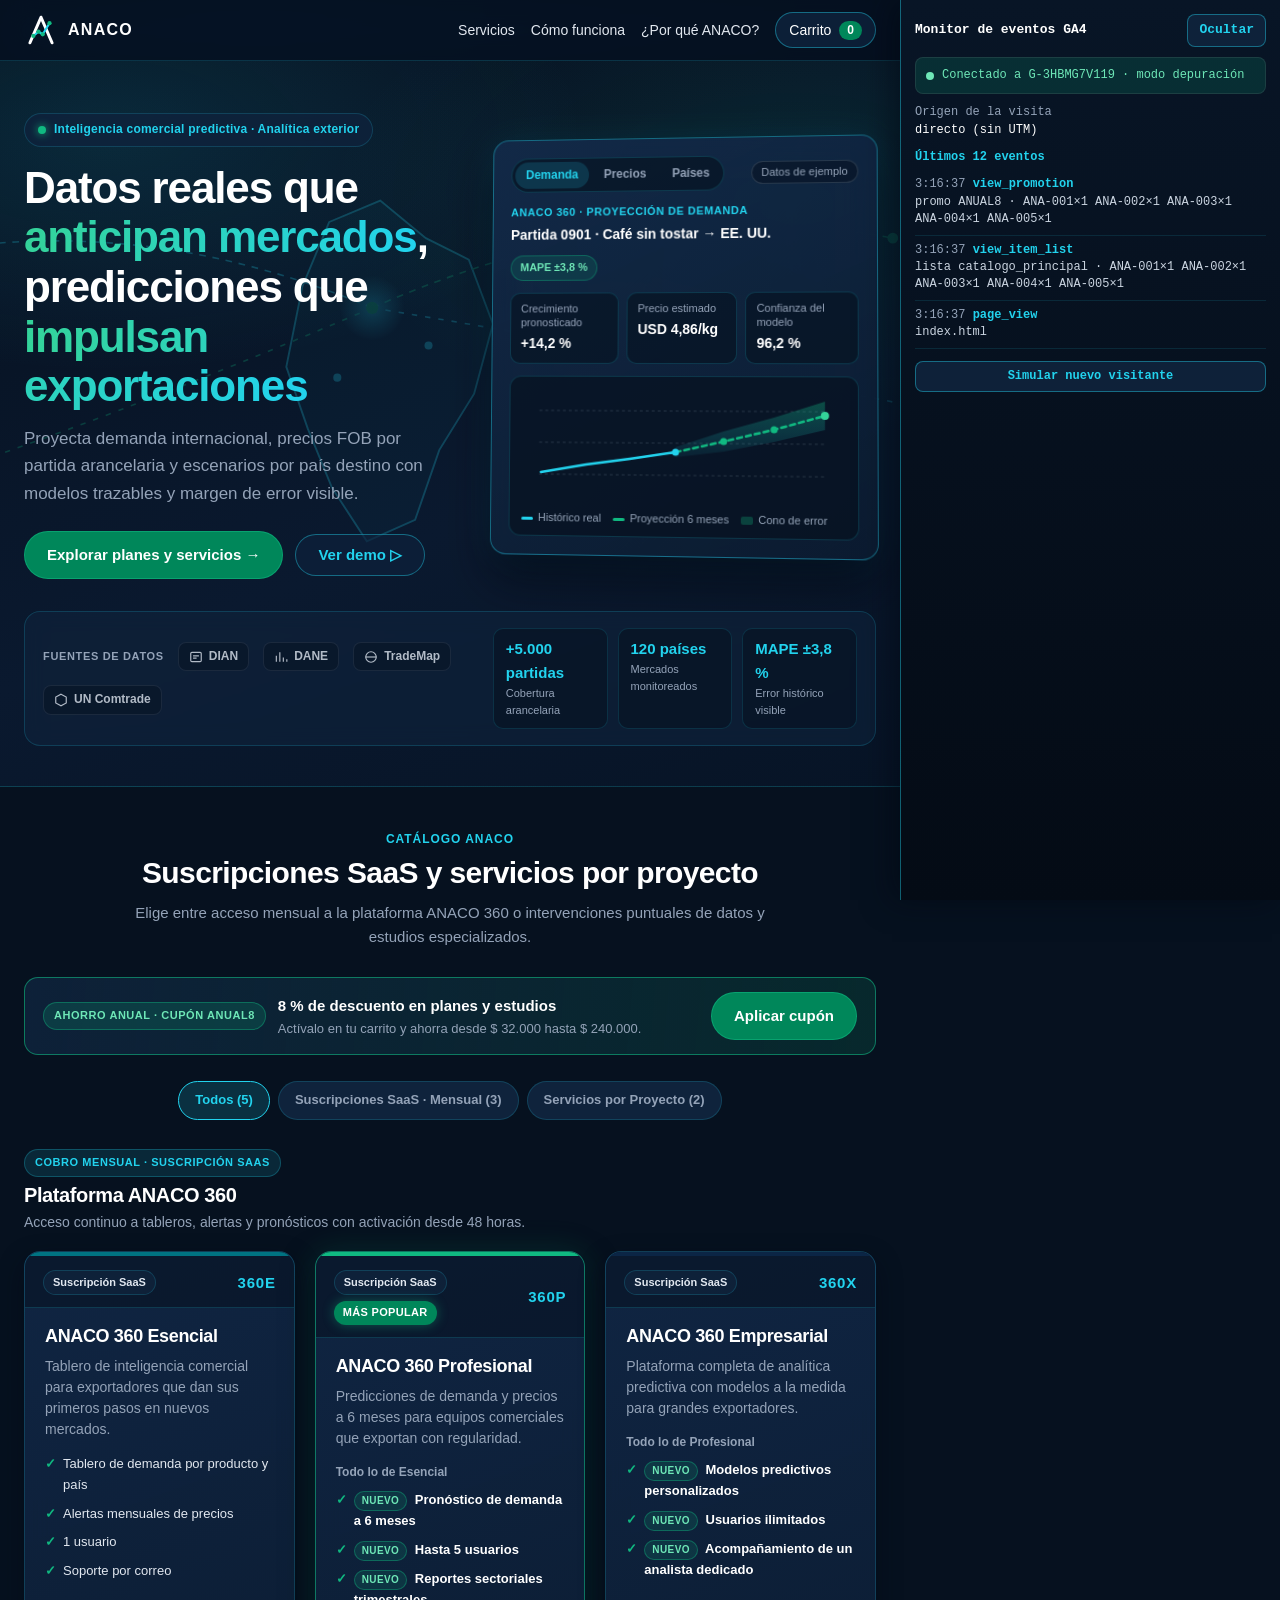
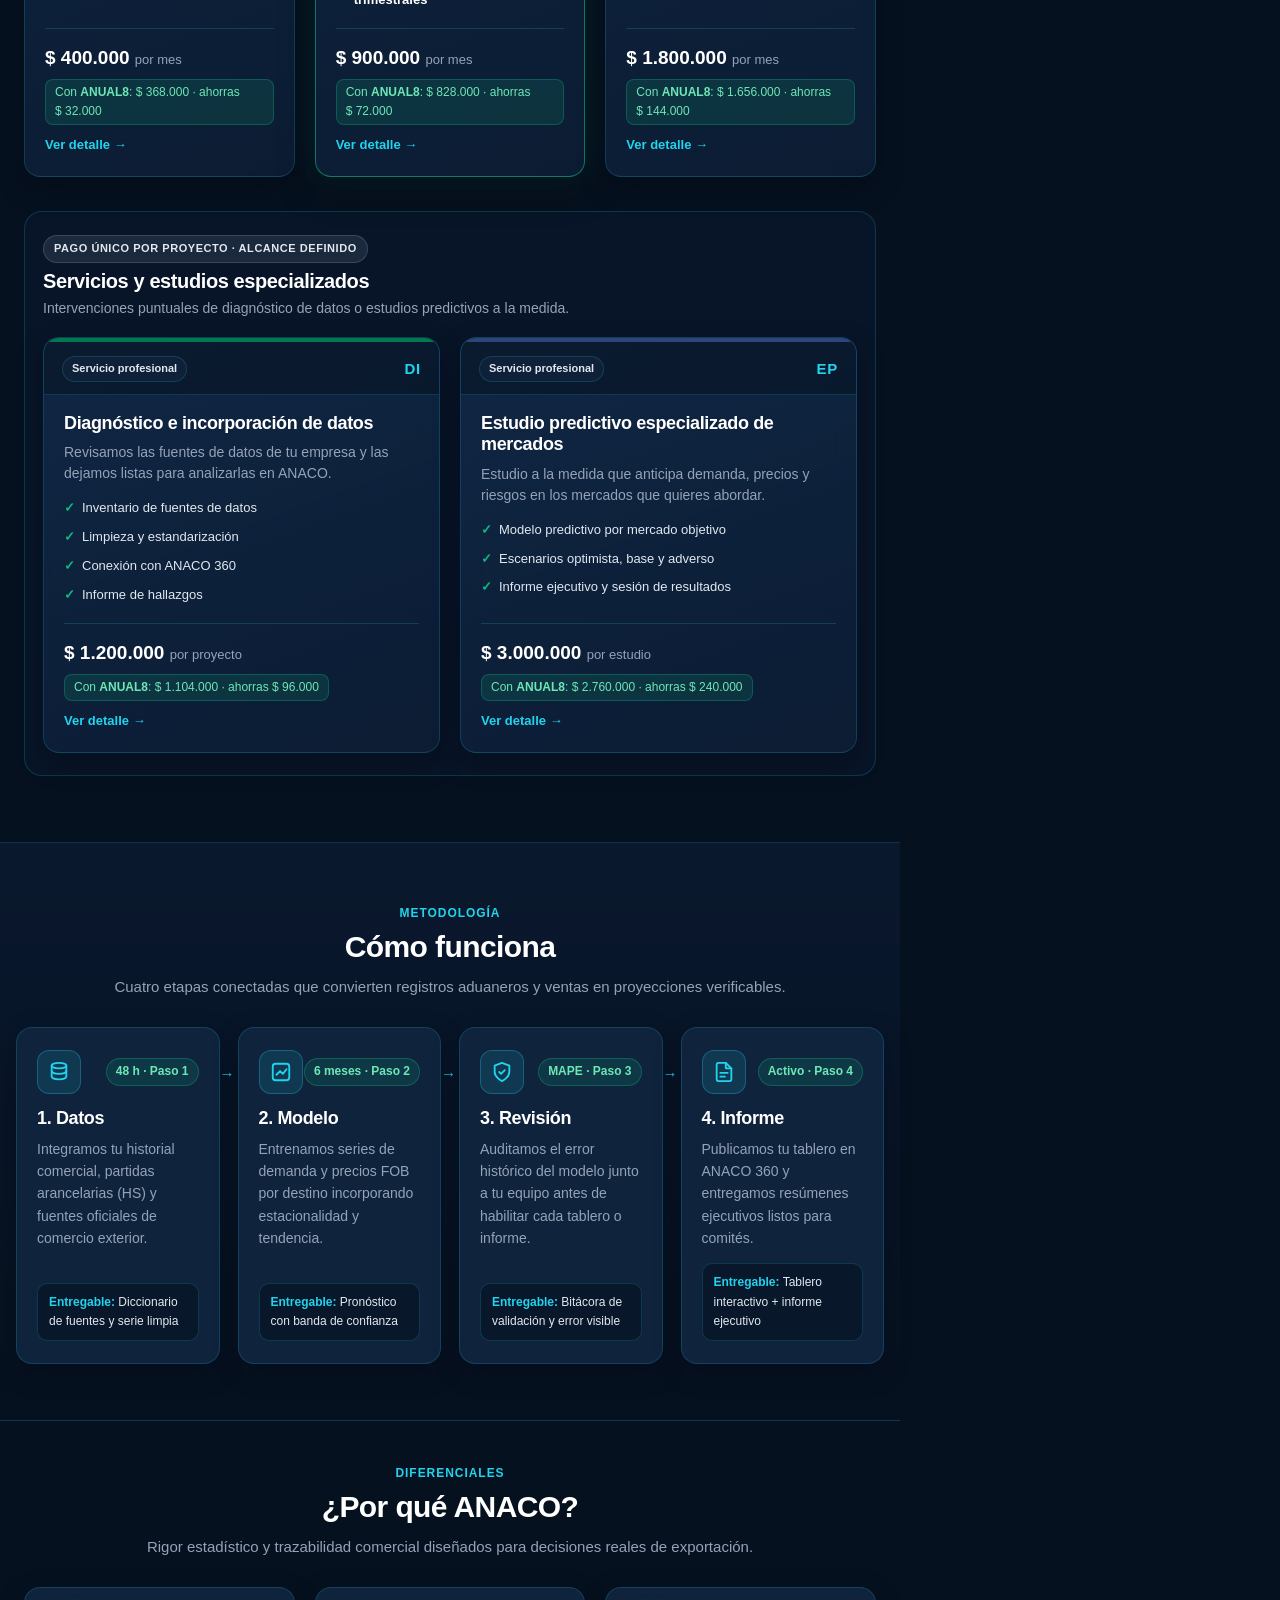
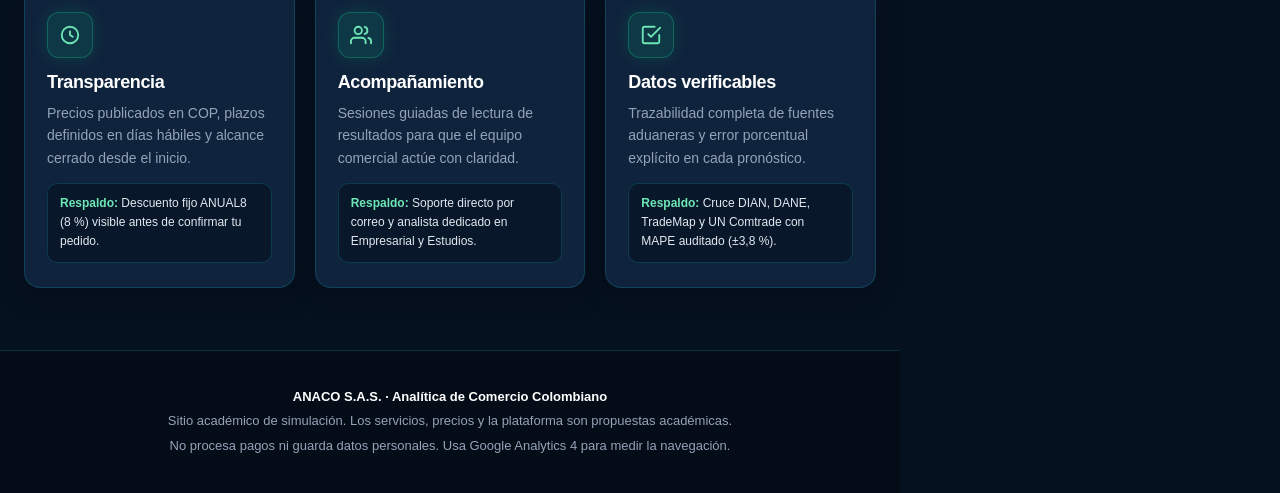
<file: index.html>
<!DOCTYPE html>
<html lang="es"><head><meta charset="utf-8"><meta name="viewport" content="width=device-width,initial-scale=1"><title>ANACO · Servicios de análisis predictivo</title><link rel="stylesheet" href="css/estilos.css"></head>
<body><header class="cab" id="cab"></header>
<section class="hero">
  <div class="hero-bg-map" aria-hidden="true">
    <svg viewBox="0 0 1200 540" preserveAspectRatio="xMidYMid slice">
      <defs>
        <radialGradient id="nodoGlow" cx="50%" cy="50%" r="50%">
          <stop offset="0%" stop-color="#22D3EE" stop-opacity="0.8"/>
          <stop offset="100%" stop-color="#22D3EE" stop-opacity="0"/>
        </radialGradient>
      </defs>
      <!-- Silueta estilizada de Colombia + red comercial global -->
      <path d="M510 120 L548 104 L582 132 L614 148 L632 196 L618 248 L592 290 L574 342 L538 358 L512 318 L494 274 L478 228 L490 168 Z" fill="rgba(34,211,238,0.12)" stroke="#22D3EE" stroke-width="1.4"/>
      <path d="M542 184 Q390 120 240 138" fill="none" stroke="#22D3EE" stroke-width="1.2" stroke-dasharray="5 5"/>
      <path d="M542 184 Q740 96 930 132" fill="none" stroke="#10B981" stroke-width="1.2" stroke-dasharray="5 5"/>
      <path d="M542 184 Q760 220 980 264" fill="none" stroke="#22D3EE" stroke-width="1.2" stroke-dasharray="4 6"/>
      <path d="M542 184 Q340 270 190 318" fill="none" stroke="#10B981" stroke-width="1.2" stroke-dasharray="4 6"/>
      <circle cx="542" cy="184" r="24" fill="url(#nodoGlow)"/>
      <circle cx="542" cy="184" r="4.5" fill="#10B981"/>
      <circle cx="240" cy="138" r="4" fill="#22D3EE"/>
      <circle cx="930" cy="132" r="4" fill="#10B981"/>
      <circle cx="980" cy="264" r="3.5" fill="#22D3EE"/>
      <circle cx="190" cy="318" r="3.5" fill="#10B981"/>
      <circle cx="516" cy="236" r="3" fill="#22D3EE"/>
      <circle cx="584" cy="212" r="3" fill="#22D3EE"/>
    </svg>
  </div>
  <div class="hero-inner">
    <div class="hero-layout">
      <div class="hero-copy">
        <div class="hero-kicker"><span class="kicker-dot" aria-hidden="true"></span><span>Inteligencia comercial predictiva · Analítica exterior</span></div>
        <h1>Datos reales que <span class="hl">anticipan mercados</span>, predicciones que <span class="hl">impulsan exportaciones</span></h1>
        <p class="hero-sub">Proyecta demanda internacional, precios FOB por partida arancelaria y escenarios por país destino con modelos trazables y margen de error visible.</p>
        <div class="hero-acciones">
          <a class="btn" href="#servicios">Explorar planes y servicios →</a>
          <button class="btn btn-cyan" id="btn-demo" type="button">Ver demo ▷</button>
        </div>
      </div>
      <aside class="hero-mockup" id="hero-mockup" aria-label="Dashboard analítico ANACO 360">
        <div class="mock-top">
          <div class="mock-tabs" role="tablist" aria-label="Vistas del tablero de ejemplo">
            <button class="mock-tab activo" type="button" data-tab="demanda" role="tab" aria-selected="true">Demanda</button>
            <button class="mock-tab" type="button" data-tab="precios" role="tab" aria-selected="false">Precios</button>
            <button class="mock-tab" type="button" data-tab="paises" role="tab" aria-selected="false">Países</button>
          </div>
          <span class="mock-ejemplo">Datos de ejemplo</span>
        </div>
        <div class="mock-head">
          <div>
            <span class="mock-badge" id="mock-badge">ANACO 360 · Proyección de demanda</span>
            <strong class="mock-title" id="mock-title">Partida 0901 · Café sin tostar → EE. UU.</strong>
          </div>
          <span class="mock-mape" id="mock-mape">MAPE ±3,8 %</span>
        </div>
        <div class="mock-kpis" id="mock-kpis">
          <div class="mock-kpi"><span>Crecimiento pronosticado</span><b>+14,2 %</b></div>
          <div class="mock-kpi"><span>Precio estimado</span><b>USD 4,86/kg</b></div>
          <div class="mock-kpi"><span>Confianza del modelo</span><b>96,2 %</b></div>
        </div>
        <div class="mock-chart" id="mock-chart">
          <svg viewBox="0 0 320 112" width="100%" height="112" role="img" aria-label="Proyección ascendente con banda de error">
            <defs>
              <linearGradient id="bandaErr" x1="0" y1="0" x2="0" y2="1">
                <stop offset="0%" stop-color="#10B981" stop-opacity="0.34"/>
                <stop offset="100%" stop-color="#22D3EE" stop-opacity="0.06"/>
              </linearGradient>
            </defs>
            <line x1="16" y1="24" x2="304" y2="24" stroke="rgba(148,163,184,0.22)" stroke-dasharray="3 3"/>
            <line x1="16" y1="56" x2="304" y2="56" stroke="rgba(148,163,184,0.22)" stroke-dasharray="3 3"/>
            <line x1="16" y1="88" x2="304" y2="88" stroke="rgba(148,163,184,0.22)" stroke-dasharray="3 3"/>
            <polygon points="154,60 202,44 252,30 302,14 302,42 252,54 202,64 154,70" fill="url(#bandaErr)"/>
            <polyline points="18,86 64,78 108,72 154,65" fill="none" stroke="#22D3EE" stroke-width="2.5" stroke-linecap="round" stroke-linejoin="round"/>
            <polyline points="154,65 202,54 252,42 302,28" fill="none" stroke="#10B981" stroke-width="2.5" stroke-dasharray="5 4" stroke-linecap="round" stroke-linejoin="round"/>
            <circle cx="154" cy="65" r="3.5" fill="#22D3EE"/>
            <circle cx="202" cy="54" r="3.5" fill="#10B981"/>
            <circle cx="252" cy="42" r="3.5" fill="#10B981"/>
            <circle cx="302" cy="28" r="4" fill="#34D399"/>
          </svg>
          <div class="mock-legend">
            <span><i class="lg-hist"></i> Histórico real</span>
            <span><i class="lg-pred"></i> Proyección 6 meses</span>
            <span><i class="lg-band"></i> Cono de error</span>
          </div>
        </div>
      </aside>
    </div>
    <div class="hero-fuentes" aria-label="Fuentes de datos y respaldo técnico">
      <div class="fuentes-logos">
        <span class="fuentes-lbl">Fuentes de datos</span>
        <span class="fuente-chip"><svg width="14" height="14" viewBox="0 0 24 24" fill="none" stroke="currentColor" stroke-width="2"><rect x="3" y="4" width="18" height="16" rx="2"/><path d="M7 10h10M7 14h6"/></svg>DIAN</span>
        <span class="fuente-chip"><svg width="14" height="14" viewBox="0 0 24 24" fill="none" stroke="currentColor" stroke-width="2"><path d="M4 20V10M10 20V4M16 20v-7M22 20v-4"/></svg>DANE</span>
        <span class="fuente-chip"><svg width="14" height="14" viewBox="0 0 24 24" fill="none" stroke="currentColor" stroke-width="2"><circle cx="12" cy="12" r="9"/><path d="M3 12h18"/></svg>TradeMap</span>
        <span class="fuente-chip"><svg width="14" height="14" viewBox="0 0 24 24" fill="none" stroke="currentColor" stroke-width="2"><polygon points="12 2 21 7 21 17 12 22 3 17 3 7"/></svg>UN Comtrade</span>
      </div>
      <div class="fuentes-metricas">
        <div class="fm-item"><b>+5.000 partidas</b><span>Cobertura arancelaria</span></div>
        <div class="fm-item"><b>120 países</b><span>Mercados monitoreados</span></div>
        <div class="fm-item"><b>MAPE ±3,8 %</b><span>Error histórico visible</span></div>
      </div>
    </div>
  </div>
</section>
<main class="wrap" id="servicios">
  <div class="sec-head reveal">
    <span class="sec-tag">Catálogo ANACO</span>
    <h2>Suscripciones SaaS y servicios por proyecto</h2>
    <p>Elige entre acceso mensual a la plataforma ANACO 360 o intervenciones puntuales de datos y estudios especializados.</p>
  </div>
  <div id="banner"></div>
  <div class="cat-tabs" role="tablist" aria-label="Filtrar catálogo por modalidad">
    <button class="cat-tab activo" type="button" data-filtro="todos" role="tab" aria-selected="true">Todos (5)</button>
    <button class="cat-tab" type="button" data-filtro="saas" role="tab" aria-selected="false">Suscripciones SaaS · Mensual (3)</button>
    <button class="cat-tab" type="button" data-filtro="proy" role="tab" aria-selected="false">Servicios por Proyecto (2)</button>
  </div>
  <div class="grid" id="grid"></div>
</main>
<section class="sec-alt" id="como-funciona">
  <div class="sec-head reveal">
    <span class="sec-tag">Metodología</span>
    <h2>Cómo funciona</h2>
    <p>Cuatro etapas conectadas que convierten registros aduaneros y ventas en proyecciones verificables.</p>
  </div>
  <div class="como-grid">
    <article class="paso-card reveal">
      <div class="paso-top">
        <span class="paso-ico" aria-hidden="true"><svg width="22" height="22" viewBox="0 0 24 24" fill="none" stroke="currentColor" stroke-width="2" stroke-linecap="round" stroke-linejoin="round"><ellipse cx="12" cy="5" rx="8" ry="3"/><path d="M4 5v6c0 1.66 3.58 3 8 3s8-1.34 8-3V5"/><path d="M4 11v6c0 1.66 3.58 3 8 3s8-1.34 8-3v-6"/></svg></span>
        <span class="paso-num-tag">48 h · Paso 1</span>
      </div>
      <h3>1. Datos</h3>
      <p>Integramos tu historial comercial, partidas arancelarias (HS) y fuentes oficiales de comercio exterior.</p>
      <div class="paso-entregable"><b>Entregable:</b> Diccionario de fuentes y serie limpia</div>
    </article>
    <article class="paso-card reveal">
      <div class="paso-top">
        <span class="paso-ico" aria-hidden="true"><svg width="22" height="22" viewBox="0 0 24 24" fill="none" stroke="currentColor" stroke-width="2" stroke-linecap="round" stroke-linejoin="round"><rect x="3" y="3" width="18" height="18" rx="3"/><path d="M7 15l4-4 3 3 4-5"/></svg></span>
        <span class="paso-num-tag">6 meses · Paso 2</span>
      </div>
      <h3>2. Modelo</h3>
      <p>Entrenamos series de demanda y precios FOB por destino incorporando estacionalidad y tendencia.</p>
      <div class="paso-entregable"><b>Entregable:</b> Pronóstico con banda de confianza</div>
    </article>
    <article class="paso-card reveal">
      <div class="paso-top">
        <span class="paso-ico" aria-hidden="true"><svg width="22" height="22" viewBox="0 0 24 24" fill="none" stroke="currentColor" stroke-width="2" stroke-linecap="round" stroke-linejoin="round"><path d="M12 22s8-4 8-10V5l-8-3-8 3v7c0 6 8 10 8 10z"/><polyline points="9 12 11 14 15 10"/></svg></span>
        <span class="paso-num-tag">MAPE · Paso 3</span>
      </div>
      <h3>3. Revisión</h3>
      <p>Auditamos el error histórico del modelo junto a tu equipo antes de habilitar cada tablero o informe.</p>
      <div class="paso-entregable"><b>Entregable:</b> Bitácora de validación y error visible</div>
    </article>
    <article class="paso-card reveal">
      <div class="paso-top">
        <span class="paso-ico" aria-hidden="true"><svg width="22" height="22" viewBox="0 0 24 24" fill="none" stroke="currentColor" stroke-width="2" stroke-linecap="round" stroke-linejoin="round"><path d="M14 2H6a2 2 0 0 0-2 2v16a2 2 0 0 0 2 2h12a2 2 0 0 0 2-2V8z"/><polyline points="14 2 14 8 20 8"/><line x1="8" y1="13" x2="16" y2="13"/><line x1="8" y1="17" x2="13" y2="17"/></svg></span>
        <span class="paso-num-tag">Activo · Paso 4</span>
      </div>
      <h3>4. Informe</h3>
      <p>Publicamos tu tablero en ANACO 360 y entregamos resúmenes ejecutivos listos para comités.</p>
      <div class="paso-entregable"><b>Entregable:</b> Tablero interactivo + informe ejecutivo</div>
    </article>
  </div>
</section>
<section class="wrap sec-bloque" id="por-que">
  <div class="sec-head reveal">
    <span class="sec-tag">Diferenciales</span>
    <h2>¿Por qué ANACO?</h2>
    <p>Rigor estadístico y trazabilidad comercial diseñados para decisiones reales de exportación.</p>
  </div>
  <div class="por-grid">
    <article class="por-card reveal">
      <div class="por-ico" aria-hidden="true"><svg width="22" height="22" viewBox="0 0 24 24" fill="none" stroke="currentColor" stroke-width="2" stroke-linecap="round" stroke-linejoin="round"><circle cx="12" cy="12" r="9"/><path d="M12 8v4l3 2"/></svg></div>
      <h3>Transparencia</h3>
      <p>Precios publicados en COP, plazos definidos en días hábiles y alcance cerrado desde el inicio.</p>
      <div class="por-dato"><b>Respaldo:</b> Descuento fijo ANUAL8 (8 %) visible antes de confirmar tu pedido.</div>
    </article>
    <article class="por-card reveal">
      <div class="por-ico" aria-hidden="true"><svg width="22" height="22" viewBox="0 0 24 24" fill="none" stroke="currentColor" stroke-width="2" stroke-linecap="round" stroke-linejoin="round"><path d="M17 21v-2a4 4 0 0 0-4-4H5a4 4 0 0 0-4 4v2"/><circle cx="9" cy="7" r="4"/><path d="M23 21v-2a4 4 0 0 0-3-3.87"/><path d="M16 3.13a4 4 0 0 1 0 7.75"/></svg></div>
      <h3>Acompañamiento</h3>
      <p>Sesiones guiadas de lectura de resultados para que el equipo comercial actúe con claridad.</p>
      <div class="por-dato"><b>Respaldo:</b> Soporte directo por correo y analista dedicado en Empresarial y Estudios.</div>
    </article>
    <article class="por-card reveal">
      <div class="por-ico" aria-hidden="true"><svg width="22" height="22" viewBox="0 0 24 24" fill="none" stroke="currentColor" stroke-width="2" stroke-linecap="round" stroke-linejoin="round"><path d="M9 11l3 3L22 4"/><path d="M21 12v7a2 2 0 0 1-2 2H5a2 2 0 0 1-2-2V5a2 2 0 0 1 2-2h11"/></svg></div>
      <h3>Datos verificables</h3>
      <p>Trazabilidad completa de fuentes aduaneras y error porcentual explícito en cada pronóstico.</p>
      <div class="por-dato"><b>Respaldo:</b> Cruce DIAN, DANE, TradeMap y UN Comtrade con MAPE auditado (±3,8 %).</div>
    </article>
  </div>
</section>
<footer class="pie" id="pie"></footer>
<script src="js/config.js"></script><script src="js/productos.js"></script><script src="js/carrito.js"></script><script src="js/analytics.js"></script><script src="js/catalogo.js"></script>
</body></html>
</file>
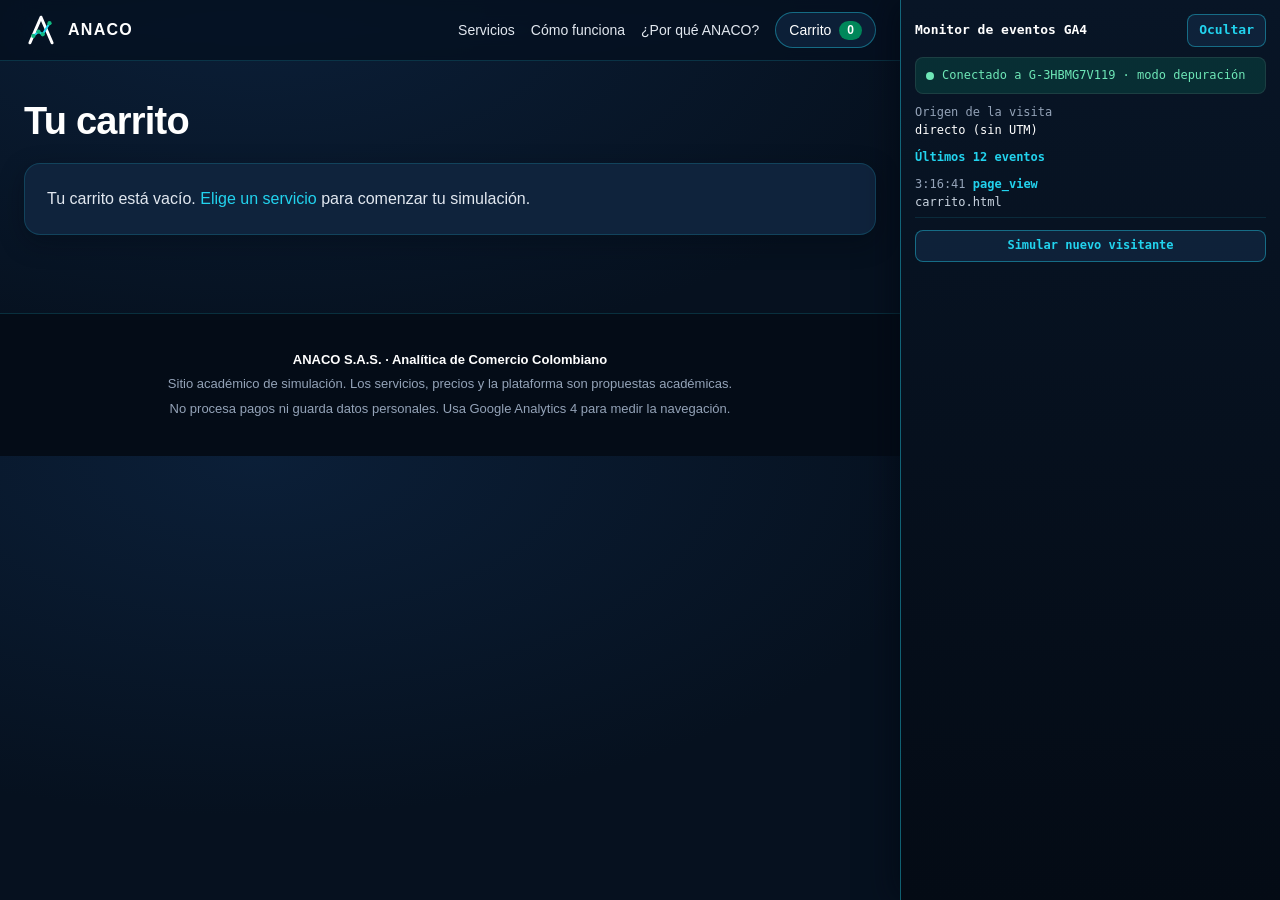
<file: carrito.html>
<!DOCTYPE html>
<html lang="es"><head><meta charset="utf-8"><meta name="viewport" content="width=device-width,initial-scale=1"><title>Carrito · ANACO</title><link rel="stylesheet" href="css/estilos.css"></head>
<body><header class="cab" id="cab"></header>
<main class="wrap" id="app"></main>
<footer class="pie" id="pie"></footer>
<script src="js/config.js"></script><script src="js/productos.js"></script><script src="js/carrito.js"></script><script src="js/analytics.js"></script><script src="js/pagina-carrito.js"></script>
</body></html>
</file>
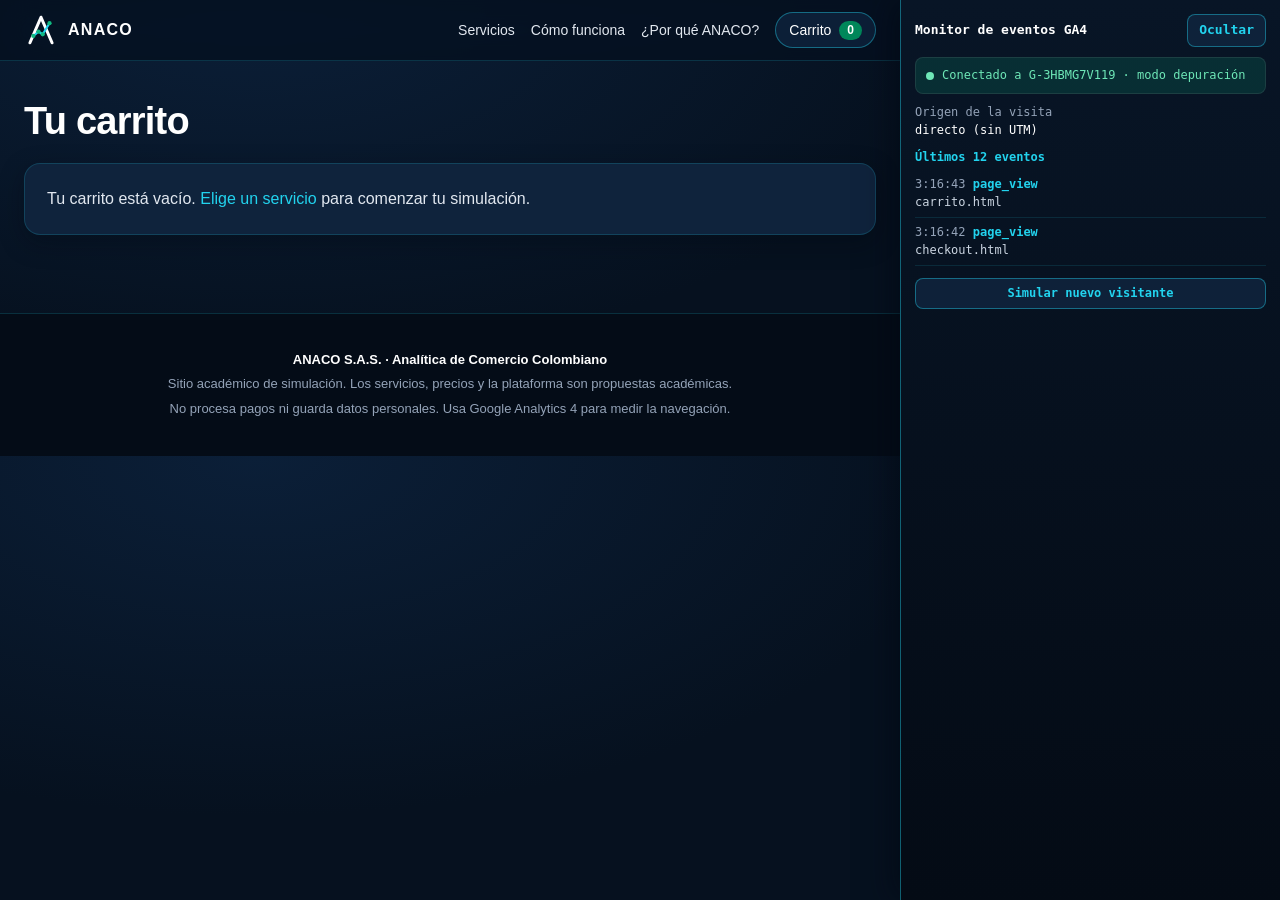
<file: checkout.html>
<!DOCTYPE html>
<html lang="es"><head><meta charset="utf-8"><meta name="viewport" content="width=device-width,initial-scale=1"><title>Checkout · ANACO</title><link rel="stylesheet" href="css/estilos.css"></head>
<body><header class="cab" id="cab"></header>
<main class="wrap" id="app"></main>
<footer class="pie" id="pie"></footer>
<script src="js/config.js"></script><script src="js/productos.js"></script><script src="js/carrito.js"></script><script src="js/analytics.js"></script><script src="js/checkout.js"></script>
</body></html>
</file>
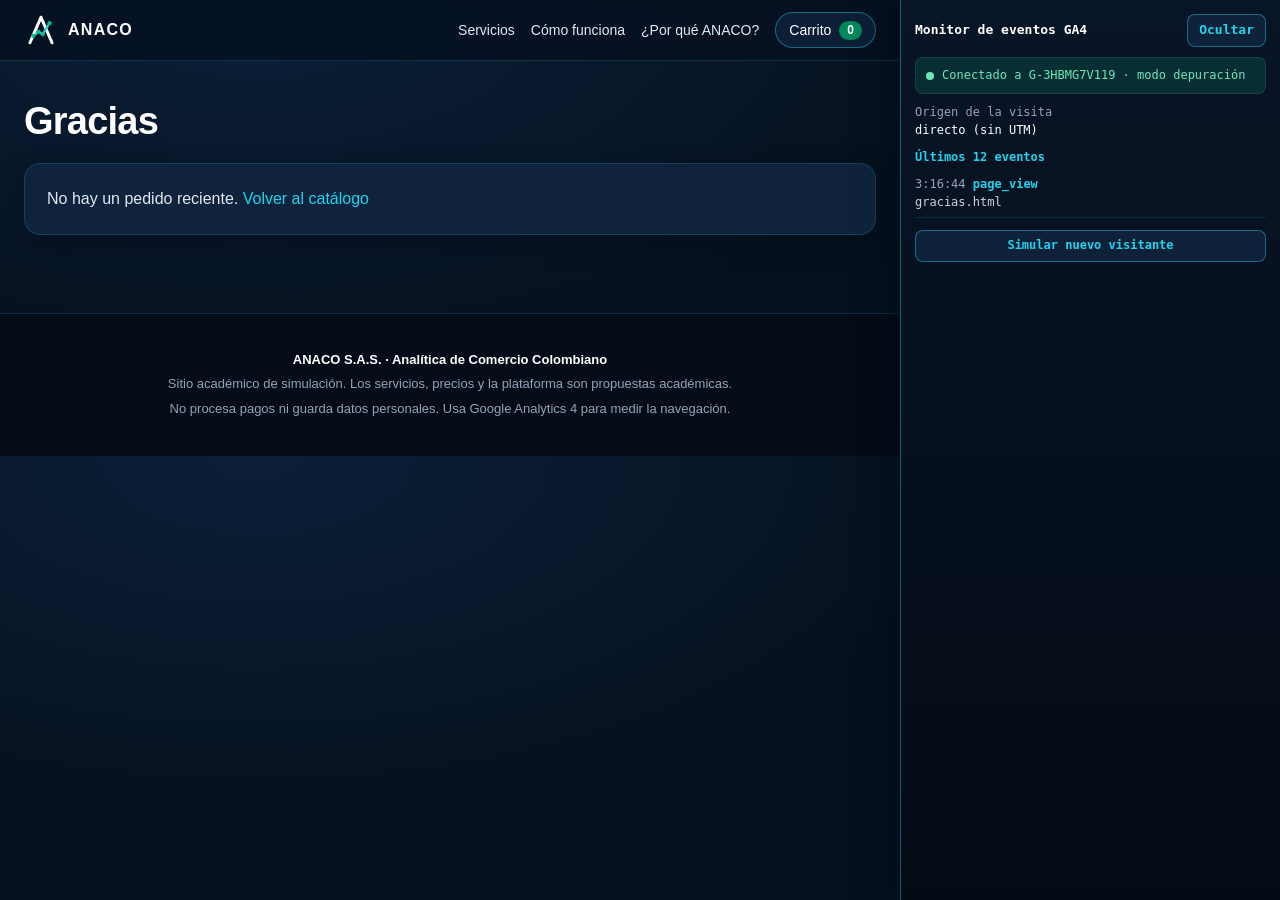
<file: gracias.html>
<!DOCTYPE html>
<html lang="es"><head><meta charset="utf-8"><meta name="viewport" content="width=device-width,initial-scale=1"><title>Gracias · ANACO</title><link rel="stylesheet" href="css/estilos.css"></head>
<body><header class="cab" id="cab"></header>
<main class="wrap" id="app"></main>
<footer class="pie" id="pie"></footer>
<script src="js/config.js"></script><script src="js/productos.js"></script><script src="js/carrito.js"></script><script src="js/analytics.js"></script><script src="js/gracias.js"></script>
</body></html>
</file>
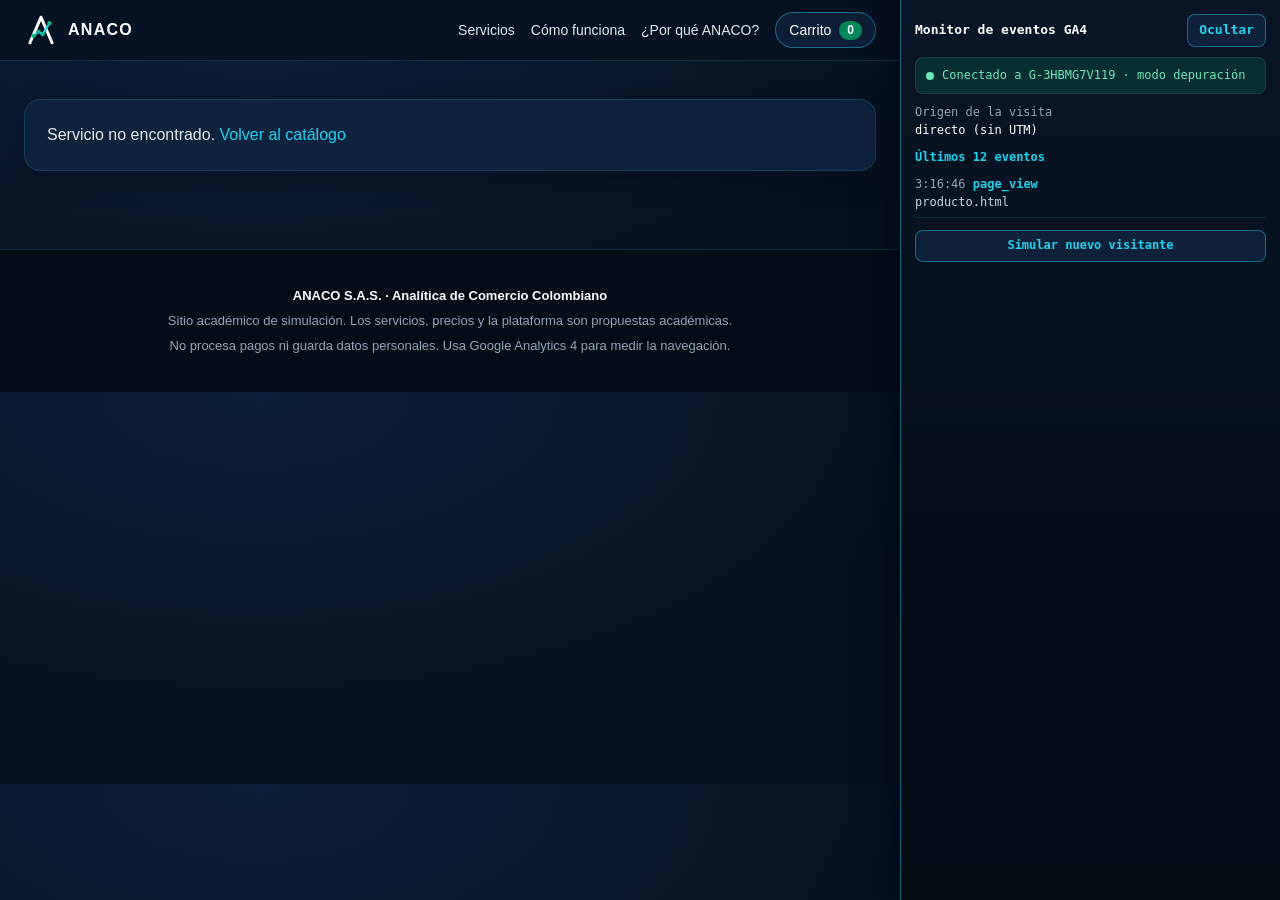
<file: producto.html>
<!DOCTYPE html>
<html lang="es"><head><meta charset="utf-8"><meta name="viewport" content="width=device-width,initial-scale=1"><title>Servicio · ANACO</title><link rel="stylesheet" href="css/estilos.css"></head>
<body><header class="cab" id="cab"></header>
<main class="wrap" id="app"></main>
<footer class="pie" id="pie"></footer>
<script src="js/config.js"></script><script src="js/productos.js"></script><script src="js/carrito.js"></script><script src="js/analytics.js"></script><script src="js/producto.js"></script>
</body></html>
</file>
<file: css/estilos.css>
:root{
  /* Paleta ejecutiva Dark Mode ANACO */
  --bg-deep:#06111F;
  --bg-canvas:#0A192F;
  --surface-card:#0F233C;
  --surface-elevated:#142D4C;
  --surface-glass:rgba(15,35,60,.78);

  --border-cyan:rgba(34,211,238,.18);
  --border-cyan-strong:rgba(34,211,238,.42);
  --border-emerald:rgba(16,185,129,.58);

  --text-pure:#FFFFFF;
  --text-light:#E2E8F0;
  --text-muted:#94A3B8;
  --text-dim:#64748B;

  --emerald:#00875A;
  --emerald-hover:#00A36C;
  --emerald-bright:#10B981;
  --emerald-soft:rgba(16,185,129,.14);

  --cyan:#22D3EE;
  --teal:#2DD4BF;
  --cyan-soft:rgba(34,211,238,.12);

  --danger-fg:#FCA5A5;
  --mon-ok-bg:rgba(16,185,129,.16);
  --mon-ok-fg:#6EE7B7;
  --mon-no-bg:rgba(239,68,68,.18);
  --mon-no-fg:#FCA5A5;

  /* Alias compatibles */
  --n:var(--text-pure);
  --c:var(--cyan);
  --v:var(--emerald);
  --g:var(--surface-card);
  --t:var(--text-light);
  --s:var(--text-muted);
}

*{box-sizing:border-box}
html{scroll-behavior:smooth}

body{
  margin:0;
  font-family:-apple-system,BlinkMacSystemFont,"SF Pro Text","Segoe UI",Roboto,Helvetica,Arial,sans-serif;
  color:var(--t);
  background:radial-gradient(1200px 600px at 20% 0%,#0B1F38 0%,var(--bg-deep) 60%);
  background-color:var(--bg-deep);
  padding-bottom:290px;
  line-height:1.6;
  -webkit-font-smoothing:antialiased;
}
body.mon-oculto{padding-bottom:60px}

a{color:var(--cyan);text-decoration:none;transition:color .2s ease}
a:hover{color:var(--teal)}

:focus-visible{outline:2px solid var(--cyan);outline-offset:2px}

h1,h2,h3{
  color:var(--text-pure);
  letter-spacing:-.02em;
  line-height:1.2;
}
h1{font-size:clamp(26px,3.6vw,38px);margin:0 0 18px}
h2{font-size:clamp(22px,2.6vw,30px);margin:0 0 10px}
h3{font-size:18px;margin:0 0 8px}

/* ---------- Encabezado fijo ---------- */
.cab{
  position:sticky;
  top:0;
  z-index:25;
  background:rgba(6,17,31,.86);
  backdrop-filter:saturate(180%) blur(18px);
  border-bottom:1px solid var(--border-cyan);
  display:flex;
  align-items:center;
  justify-content:space-between;
  gap:12px;
  flex-wrap:wrap;
  padding:12px 16px;
}

.marca{
  display:inline-flex;
  align-items:center;
  gap:10px;
  color:var(--text-pure);
  font-weight:700;
  font-size:16px;
  letter-spacing:.08em;
}
.marca:hover{color:var(--text-pure)}
.marca svg{transition:transform .25s cubic-bezier(.22,1,.36,1)}
.marca:hover svg{transform:scale(1.06)}

.cab nav{
  display:flex;
  align-items:center;
  flex-wrap:wrap;
  gap:16px;
}
.cab nav a{
  color:var(--text-light);
  font-size:14px;
  font-weight:500;
  padding:4px 0;
  position:relative;
}
.cab nav a:hover{color:var(--text-pure)}
.cab nav a:not(.nav-cart)::after{
  content:"";
  position:absolute;
  left:0;bottom:0;
  width:100%;height:2px;
  background:linear-gradient(90deg,var(--cyan),var(--emerald-bright));
  transform:scaleX(0);
  transform-origin:left;
  transition:transform .2s ease;
}
.cab nav a:not(.nav-cart):hover::after{transform:scaleX(1)}

.nav-cart{
  display:inline-flex;
  align-items:center;
  gap:8px;
  background:rgba(15,35,60,.85);
  border:1px solid var(--border-cyan-strong);
  border-radius:99px;
  padding:6px 13px !important;
  color:var(--text-pure) !important;
  transition:background-color .2s ease,border-color .2s ease,box-shadow .2s ease;
}
.nav-cart:hover{
  background:var(--surface-elevated);
  border-color:var(--teal);
  box-shadow:0 0 16px rgba(34,211,238,.18);
}

.badge{
  background:var(--emerald);
  color:#fff;
  border-radius:99px;
  padding:1px 8px;
  font-size:12px;
  font-weight:700;
  display:inline-block;
  line-height:1.4;
}
.badge.bump{animation:badgeBump .32s cubic-bezier(.22,1,.36,1)}

/* ---------- Hero Oscuro ---------- */
.hero{
  position:relative;
  overflow:hidden;
  padding:40px 16px 32px;
  background:
    radial-gradient(680px 340px at 12% 10%,rgba(34,211,238,.12),transparent 70%),
    radial-gradient(640px 340px at 88% 18%,rgba(16,185,129,.10),transparent 72%),
    linear-gradient(160deg,#06111F 0%,#0A192F 60%,#071426 100%);
  border-bottom:1px solid var(--border-cyan);
}
.hero-bg-map{
  position:absolute;
  inset:0;
  pointer-events:none;
  opacity:.24;
  overflow:hidden;
}
.hero-bg-map svg{
  width:100%;
  height:100%;
  object-fit:cover;
}

.hero-inner{
  position:relative;
  z-index:1;
  max-width:1080px;
  margin:0 auto;
}

.hero-layout{
  display:grid;
  grid-template-columns:1fr;
  gap:28px;
  align-items:center;
  margin-bottom:32px;
}
.hero-copy{text-align:left}

.hero-kicker{
  display:inline-flex;
  align-items:center;
  gap:8px;
  padding:6px 13px;
  margin-bottom:16px;
  border-radius:99px;
  background:rgba(15,35,60,.82);
  border:1px solid var(--border-cyan);
  color:var(--cyan);
  font-size:12px;
  font-weight:600;
  letter-spacing:.02em;
  backdrop-filter:blur(10px);
}
.kicker-dot{
  width:8px;height:8px;
  border-radius:50%;
  background:var(--emerald-bright);
  box-shadow:0 0 8px var(--emerald-bright);
  flex-shrink:0;
}

.hero h1{
  font-size:clamp(28px,3.8vw,44px);
  margin:0 0 14px;
  line-height:1.13;
  letter-spacing:-.026em;
  color:var(--text-pure);
}
.hero h1 .hl{
  background:linear-gradient(95deg,#34D399 0%,#22D3EE 100%);
  -webkit-background-clip:text;
  background-clip:text;
  color:transparent;
}

.hero-sub{
  color:var(--text-muted);
  margin:0 0 24px;
  font-size:clamp(15px,1.6vw,17px);
  max-width:560px;
}

.hero-acciones{
  display:flex;
  align-items:center;
  flex-wrap:wrap;
  gap:12px;
}

/* Dashboard 3D flotante */
.hero-mockup{
  background:linear-gradient(155deg,rgba(18,42,74,.88) 0%,rgba(11,27,48,.92) 100%);
  backdrop-filter:blur(18px);
  border:1px solid var(--border-cyan-strong);
  border-radius:16px;
  padding:18px;
  box-shadow:
    0 24px 48px rgba(2,8,18,.65),
    0 0 36px rgba(34,211,238,.10);
  transition:transform .32s cubic-bezier(.22,1,.36,1),box-shadow .32s ease;
}
.hero-mockup:hover{
  box-shadow:
    0 28px 54px rgba(2,8,18,.75),
    0 0 42px rgba(34,211,238,.18);
}

.mock-top{
  display:flex;
  justify-content:space-between;
  align-items:center;
  gap:10px;
  flex-wrap:wrap;
  margin-bottom:12px;
}
.mock-tabs{
  display:inline-flex;
  gap:4px;
  background:rgba(6,17,31,.65);
  border:1px solid var(--border-cyan);
  border-radius:99px;
  padding:3px;
}
.mock-tab{
  background:transparent;
  border:0;
  color:var(--text-muted);
  font:inherit;
  font-size:12px;
  font-weight:600;
  padding:4px 11px;
  border-radius:99px;
  cursor:pointer;
  transition:background-color .2s ease,color .2s ease;
}
.mock-tab:hover{color:var(--text-pure)}
.mock-tab.activo{
  background:rgba(34,211,238,.16);
  color:var(--cyan);
}
.mock-ejemplo{
  font-size:11px;
  color:var(--text-muted);
  background:rgba(6,17,31,.55);
  border:1px solid rgba(148,163,184,.22);
  border-radius:99px;
  padding:2px 9px;
}

.mock-head{
  display:flex;
  justify-content:space-between;
  align-items:flex-start;
  gap:10px;
  flex-wrap:wrap;
  margin-bottom:12px;
}
.mock-badge{
  display:block;
  font-size:11px;
  font-weight:700;
  text-transform:uppercase;
  letter-spacing:.05em;
  color:var(--cyan);
  margin-bottom:2px;
}
.mock-title{
  display:block;
  font-size:14px;
  color:var(--text-pure);
}
.mock-mape{
  font-size:11px;
  font-weight:700;
  color:#6EE7B7;
  background:var(--emerald-soft);
  border:1px solid rgba(16,185,129,.35);
  border-radius:99px;
  padding:3px 9px;
  white-space:nowrap;
}

.mock-kpis{
  display:grid;
  grid-template-columns:repeat(3,1fr);
  gap:8px;
  margin-bottom:12px;
}
.mock-kpi{
  background:rgba(6,17,31,.62);
  border:1px solid var(--border-cyan);
  border-radius:10px;
  padding:8px 10px;
}
.mock-kpi span{display:block;font-size:11px;color:var(--text-muted);line-height:1.3}
.mock-kpi b{display:block;font-size:14px;color:var(--text-pure);margin-top:3px}

.mock-chart{
  background:rgba(6,17,31,.72);
  border:1px solid var(--border-cyan);
  border-radius:12px;
  padding:10px 12px 8px;
}
.mock-legend{
  display:flex;
  flex-wrap:wrap;
  gap:12px;
  font-size:11px;
  color:var(--text-muted);
  margin-top:4px;
}
.mock-legend span{display:inline-flex;align-items:center;gap:5px}
.mock-legend i{display:inline-block;width:12px;height:3px;border-radius:2px}
.lg-hist{background:var(--cyan)}
.lg-pred{background:var(--emerald-bright)}
.lg-band{height:8px !important;background:rgba(16,185,129,.28)}

/* Franja inferior del Hero */
.hero-fuentes{
  display:flex;
  flex-direction:column;
  gap:14px;
  padding:16px 18px;
  border-radius:16px;
  background:rgba(15,35,60,.60);
  border:1px solid var(--border-cyan);
  backdrop-filter:blur(10px);
}
.fuentes-logos{
  display:flex;
  align-items:center;
  flex-wrap:wrap;
  gap:14px;
}
.fuentes-lbl{
  font-size:11px;
  font-weight:700;
  text-transform:uppercase;
  letter-spacing:.06em;
  color:var(--text-muted);
}
.fuente-chip{
  display:inline-flex;
  align-items:center;
  gap:6px;
  font-size:12px;
  font-weight:600;
  color:var(--text-light);
  opacity:.78;
  padding:4px 10px;
  border-radius:8px;
  background:rgba(6,17,31,.55);
  border:1px solid rgba(148,163,184,.16);
}
.fuentes-metricas{
  display:grid;
  grid-template-columns:repeat(3,1fr);
  gap:10px;
}
.fm-item{
  padding:8px 12px;
  border-radius:10px;
  background:rgba(6,17,31,.55);
  border:1px solid rgba(34,211,238,.14);
}
.fm-item b{display:block;font-size:15px;color:var(--cyan)}
.fm-item span{display:block;font-size:11px;color:var(--text-muted)}

/* ---------- Contenedores y secciones ---------- */
.wrap{max-width:1080px;margin:0 auto;padding:32px 16px}

.sec-bloque{padding:52px 16px 24px}
.sec-alt{
  background:linear-gradient(180deg,rgba(10,25,47,.9) 0%,rgba(6,17,31,.98) 100%);
  border-top:1px solid var(--border-cyan);
  border-bottom:1px solid var(--border-cyan);
  padding:56px 16px;
  margin-top:28px;
}
.sec-head{
  max-width:680px;
  margin:0 auto 28px;
  text-align:center;
}
.sec-head p{margin:0;color:var(--text-muted);font-size:15px}
.sec-tag{
  display:inline-block;
  font-size:12px;
  font-weight:700;
  letter-spacing:.08em;
  text-transform:uppercase;
  color:var(--cyan);
  margin-bottom:6px;
}

/* ---------- Insignia / barra de ahorro ANUAL8 (no invasiva) ---------- */
.banner{
  background:linear-gradient(95deg,rgba(15,35,60,.88) 0%,rgba(16,185,129,.14) 100%);
  border:1px solid var(--border-emerald);
  color:var(--text-pure);
  border-radius:14px;
  padding:14px 18px;
  display:flex;
  justify-content:space-between;
  align-items:center;
  gap:14px;
  flex-wrap:wrap;
  cursor:pointer;
  margin-bottom:26px;
  transition:transform .22s cubic-bezier(.22,1,.36,1),border-color .22s ease,box-shadow .22s ease;
}
.banner:hover{
  transform:translateY(-2px);
  border-color:var(--emerald-bright);
  box-shadow:0 10px 28px rgba(16,185,129,.15);
}
.banner-info{display:flex;align-items:center;gap:12px;flex-wrap:wrap}
.banner-pill{
  font-size:11px;
  font-weight:700;
  letter-spacing:.05em;
  text-transform:uppercase;
  color:#6EE7B7;
  background:rgba(16,185,129,.18);
  border:1px solid rgba(16,185,129,.4);
  border-radius:99px;
  padding:4px 10px;
}
.banner b{font-size:15px;color:var(--text-pure)}
.banner-sub{font-size:13px;color:var(--text-muted)}

/* ---------- Selector interactivo del catálogo ---------- */
.cat-tabs{
  display:flex;
  justify-content:center;
  flex-wrap:wrap;
  gap:8px;
  margin-bottom:28px;
}
.cat-tab{
  background:var(--surface-card);
  color:var(--text-muted);
  border:1px solid var(--border-cyan);
  border-radius:99px;
  padding:8px 16px;
  font:inherit;
  font-size:13px;
  font-weight:600;
  cursor:pointer;
  transition:background-color .2s ease,color .2s ease,border-color .2s ease;
}
.cat-tab:hover{color:var(--text-pure);border-color:var(--border-cyan-strong)}
.cat-tab.activo{
  background:rgba(34,211,238,.16);
  color:var(--cyan);
  border-color:var(--cyan);
}

/* ---------- Catálogo ---------- */
.grid{display:flex;flex-direction:column;gap:34px}
.cat-grupo.oculto{display:none}

.cat-grupo-proy{
  background:rgba(10,25,47,.65);
  border:1px solid var(--border-cyan);
  border-radius:18px;
  padding:22px 18px;
}
.cat-grupo-head{margin-bottom:18px}
.cat-grupo-head h3{font-size:20px;margin:6px 0 4px}
.cat-grupo-head p{margin:0;font-size:14px;color:var(--text-muted)}

.cat-tipo{
  display:inline-block;
  font-size:11px;
  font-weight:700;
  text-transform:uppercase;
  letter-spacing:.05em;
  padding:4px 10px;
  border-radius:99px;
}
.cat-tipo-saas{background:var(--cyan-soft);color:var(--cyan);border:1px solid rgba(34,211,238,.25)}
.cat-tipo-proy{background:rgba(148,163,184,.14);color:var(--text-light);border:1px solid rgba(148,163,184,.26)}

.cat-subgrid{
  display:grid;
  grid-template-columns:1fr;
  gap:20px;
}

.card{
  position:relative;
  background:linear-gradient(160deg,rgba(18,41,72,.88) 0%,rgba(12,29,52,.94) 100%);
  backdrop-filter:blur(12px);
  border:1px solid var(--border-cyan);
  border-radius:16px;
  overflow:hidden;
  display:flex;
  flex-direction:column;
  color:var(--text-light);
  box-shadow:0 10px 26px rgba(2,8,18,.42);
  transition:transform .22s cubic-bezier(.22,1,.36,1),box-shadow .22s ease,border-color .22s ease;
}
.card:hover{
  transform:translateY(-4px);
  border-color:var(--border-cyan-strong);
  box-shadow:0 18px 36px rgba(2,8,18,.58),0 0 24px rgba(34,211,238,.12);
}

.card-popular{
  border-color:var(--border-emerald);
  box-shadow:0 12px 32px rgba(2,8,18,.52),0 0 32px rgba(16,185,129,.18);
}
.card-popular:hover{
  border-color:var(--emerald-bright);
  box-shadow:0 18px 40px rgba(2,8,18,.62),0 0 40px rgba(16,185,129,.26);
}

.card-top{
  border-top:4px solid var(--cyan);
  background:rgba(6,17,31,.55);
  padding:14px 18px 12px;
  display:flex;
  justify-content:space-between;
  align-items:center;
  gap:10px;
  border-bottom:1px solid var(--border-cyan);
}
.card-badges{display:flex;align-items:center;gap:6px;flex-wrap:wrap}
.card-codigo{
  font-size:15px;
  font-weight:800;
  letter-spacing:.05em;
  color:var(--cyan);
}

.pop-tag{
  background:var(--emerald);
  color:#fff;
  font-size:11px;
  font-weight:700;
  letter-spacing:.03em;
  text-transform:uppercase;
  padding:3px 9px;
  border-radius:99px;
  box-shadow:0 0 12px rgba(16,185,129,.4);
}

.cu{
  padding:18px 20px 20px;
  display:flex;
  flex-direction:column;
  flex:1;
}
.plan-pill{
  display:inline-block;
  font-size:11px;
  font-weight:600;
  color:var(--text-light);
  background:rgba(15,35,60,.8);
  border:1px solid var(--border-cyan);
  border-radius:99px;
  padding:3px 9px;
}
.cat{font-size:13px;font-weight:600;color:var(--cyan)}
.card h3{margin:0 0 8px;color:var(--text-pure);font-size:18px;transition:color .2s ease}
.card:hover h3{color:var(--cyan)}
.card .desc{margin:0 0 14px;color:var(--text-muted);font-size:14px;line-height:1.5}

.inc{
  list-style:none;
  margin:0 0 18px;
  padding:0;
  display:flex;
  flex-direction:column;
  gap:8px;
}
.inc li{
  position:relative;
  padding-left:18px;
  font-size:13px;
  color:var(--text-light);
}
.inc li::before{
  content:"✓";
  position:absolute;
  left:0;
  color:var(--emerald-bright);
  font-weight:700;
}
.inc li.inc-base{
  padding-left:0;
  color:var(--text-muted);
  font-weight:600;
  font-size:12px;
}
.inc li.inc-base::before{content:""}
.inc li.inc-nuevo{
  color:var(--text-pure);
  font-weight:600;
}
.inc li.inc-nuevo span{
  display:inline-block;
  font-size:10px;
  font-weight:700;
  text-transform:uppercase;
  letter-spacing:.04em;
  background:var(--emerald-soft);
  color:#6EE7B7;
  border:1px solid rgba(16,185,129,.4);
  border-radius:99px;
  padding:1px 7px;
  margin-right:4px;
}

.card-foot{
  margin-top:auto;
  padding-top:14px;
  border-top:1px solid var(--border-cyan);
  display:flex;
  align-items:flex-end;
  justify-content:space-between;
  gap:10px;
  flex-wrap:wrap;
}
.precio-bloque{display:flex;flex-direction:column;gap:5px}
.precio{font-weight:800;color:var(--text-pure);font-size:19px}
.precio small{color:var(--text-muted);font-weight:400;font-size:13px}
.ahorro-pill{
  font-size:12px;
  color:#6EE7B7;
  background:var(--emerald-soft);
  border:1px solid rgba(16,185,129,.3);
  border-radius:8px;
  padding:3px 9px;
  display:inline-block;
}
.ver-mas{font-size:13px;font-weight:600;color:var(--cyan);transition:transform .2s ease}
.card:hover .ver-mas{transform:translateX(2px)}

/* ---------- Cómo funciona (4 pasos conectados) ---------- */
.como-grid{
  display:grid;
  grid-template-columns:1fr;
  gap:18px;
  max-width:1080px;
  margin:0 auto;
  position:relative;
}
.paso-card{
  position:relative;
  background:var(--surface-card);
  border:1px solid var(--border-cyan);
  border-radius:16px;
  padding:22px 20px;
  display:flex;
  flex-direction:column;
  box-shadow:0 8px 24px rgba(2,8,18,.38);
  transition:transform .22s ease,border-color .22s ease,box-shadow .22s ease;
}
.paso-card:hover{
  transform:translateY(-3px);
  border-color:var(--border-cyan-strong);
  box-shadow:0 14px 30px rgba(2,8,18,.52);
}
.paso-top{
  display:flex;
  align-items:center;
  justify-content:space-between;
  margin-bottom:14px;
}
.paso-ico{
  width:44px;height:44px;
  border-radius:12px;
  background:var(--cyan-soft);
  border:1px solid rgba(34,211,238,.28);
  color:var(--cyan);
  display:flex;
  align-items:center;
  justify-content:center;
}
.paso-num-tag{
  font-size:12px;
  font-weight:700;
  color:#6EE7B7;
  background:var(--emerald-soft);
  border:1px solid rgba(16,185,129,.32);
  padding:3px 9px;
  border-radius:99px;
}
.paso-card p{margin:0 0 14px;color:var(--text-muted);font-size:14px}
.paso-entregable{
  margin-top:auto;
  padding:9px 11px;
  border-radius:10px;
  background:rgba(6,17,31,.65);
  border:1px solid var(--border-cyan);
  font-size:12px;
  color:var(--text-light);
}
.paso-entregable b{color:var(--cyan)}

/* ---------- ¿Por qué ANACO? (3 tarjetas) ---------- */
.por-grid{
  display:grid;
  grid-template-columns:1fr;
  gap:18px;
}
.por-card{
  background:var(--surface-card);
  border:1px solid var(--border-cyan);
  border-radius:16px;
  padding:24px 22px;
  display:flex;
  flex-direction:column;
  box-shadow:0 8px 24px rgba(2,8,18,.38);
  transition:transform .22s ease,border-color .22s ease,box-shadow .22s ease;
}
.por-card:hover{
  transform:translateY(-3px);
  border-color:var(--border-emerald);
  box-shadow:0 14px 32px rgba(2,8,18,.55),0 0 24px rgba(16,185,129,.10);
}
.por-ico{
  width:46px;height:46px;
  border-radius:12px;
  background:var(--emerald-soft);
  border:1px solid rgba(16,185,129,.38);
  color:#6EE7B7;
  display:flex;
  align-items:center;
  justify-content:center;
  margin-bottom:14px;
  box-shadow:0 0 18px rgba(16,185,129,.18);
}
.por-card p{margin:0 0 14px;color:var(--text-muted);font-size:14px}
.por-dato{
  margin-top:auto;
  padding:10px 12px;
  border-radius:10px;
  background:rgba(6,17,31,.65);
  border:1px solid var(--border-cyan);
  font-size:12px;
  color:var(--text-light);
}
.por-dato b{color:#6EE7B7}

/* ---------- Botones ---------- */
.btn{
  background:var(--emerald);
  color:#fff;
  border:1px solid rgba(16,185,129,.55);
  border-radius:99px;
  padding:11px 22px;
  font-size:15px;
  font-weight:600;
  cursor:pointer;
  display:inline-block;
  text-align:center;
  transition:background-color .2s ease,transform .16s cubic-bezier(.22,1,.36,1),box-shadow .2s ease;
}
.btn:hover{
  background:var(--emerald-hover);
  color:#fff;
  transform:translateY(-1px);
  box-shadow:0 8px 22px rgba(16,185,129,.32);
}
.btn:active{transform:translateY(0) scale(.98)}
.btn-full{display:block;width:100%}

.btn.sec,.btn.btn-cyan{
  background:rgba(15,35,60,.65);
  color:var(--cyan);
  border:1px solid var(--border-cyan-strong);
}
.btn.sec:hover,.btn.btn-cyan:hover{
  background:rgba(34,211,238,.14);
  color:var(--text-pure);
  border-color:var(--cyan);
  box-shadow:0 6px 18px rgba(34,211,238,.20);
}

/* ---------- Detalle de servicio ---------- */
.det{
  display:grid;
  grid-template-columns:1fr;
  gap:24px;
  align-items:start;
}
.bloque{border-radius:16px}
.det-preview{
  background:linear-gradient(155deg,rgba(18,41,72,.92) 0%,rgba(10,25,47,.96) 100%);
  border:1px solid var(--border-cyan-strong);
  padding:20px;
  box-shadow:0 16px 36px rgba(2,8,18,.52);
  margin-bottom:16px;
}
.det-pv-head{
  display:flex;
  align-items:center;
  gap:12px;
  margin-bottom:14px;
}
.det-pv-sigla{
  color:#fff;
  font-weight:800;
  font-size:15px;
  padding:9px 12px;
  border-radius:10px;
  letter-spacing:.04em;
  border:1px solid rgba(255,255,255,.22);
}
.det-pv-head b{display:block;font-size:14px;color:var(--text-pure)}
.det-pv-head span{display:block;font-size:12px;color:#6EE7B7;font-weight:600}
.det-pv-svg{
  background:rgba(6,17,31,.75);
  border:1px solid var(--border-cyan);
  border-radius:12px;
  padding:10px;
  margin-bottom:12px;
}
.det-pv-chips{
  display:flex;
  flex-wrap:wrap;
  gap:6px;
}
.det-pv-chips span{
  font-size:11px;
  font-weight:600;
  color:var(--text-light);
  background:rgba(6,17,31,.65);
  border:1px solid var(--border-cyan);
  border-radius:99px;
  padding:4px 9px;
}
.guia-box{
  background:var(--surface-card);
  border:1px solid var(--border-cyan);
  border-radius:16px;
  padding:18px 20px;
}
.guia-box h3{font-size:15px;margin:0 0 8px;color:var(--cyan)}
.guia-box p{margin:6px 0;font-size:13px;color:var(--text-muted)}
.guia-box b{color:var(--text-pure)}

.det-ahorro{margin:8px 0 14px}
.det ul{padding-left:20px;margin:8px 0 16px}
.det li{margin-bottom:6px;color:var(--text-light)}
.det-btns{display:flex;flex-wrap:wrap;gap:10px;align-items:center}

/* ---------- Carrito y Checkout ---------- */
.pasos{
  list-style:none;
  margin:0 0 22px;
  padding:12px 16px;
  display:flex;
  align-items:center;
  gap:16px;
  flex-wrap:wrap;
  background:var(--surface-card);
  border:1px solid var(--border-cyan);
  border-radius:14px;
}
.paso{
  display:flex;
  align-items:center;
  gap:8px;
  font-size:14px;
  font-weight:500;
  color:var(--text-muted);
}
.paso-num{
  width:26px;height:26px;
  border-radius:50%;
  background:var(--bg-deep);
  border:1px solid var(--border-cyan);
  display:inline-flex;
  align-items:center;
  justify-content:center;
  font-size:12px;
  font-weight:700;
  color:var(--text-muted);
}
.paso.activo{color:var(--text-pure);font-weight:700}
.paso.activo .paso-num{background:var(--cyan);border-color:var(--cyan);color:#041221}
.paso.hecho{color:#6EE7B7;font-weight:600}
.paso.hecho .paso-num{background:var(--emerald);border-color:var(--emerald);color:#fff}

.layout-dos{
  display:grid;
  grid-template-columns:1fr;
  gap:20px;
  align-items:start;
}

.caja{
  background:var(--surface-card);
  border:1px solid var(--border-cyan);
  border-radius:16px;
  padding:22px;
  margin-bottom:16px;
  box-shadow:0 8px 24px rgba(2,8,18,.35);
}
.caja h2{font-size:18px;margin:0 0 12px}

.cup-hint{margin:4px 0 10px;font-size:13px;color:var(--text-muted)}
.cup-hint b{color:var(--cyan)}
.resumen-fijo{
  background:linear-gradient(160deg,rgba(18,41,72,.94) 0%,rgba(11,27,48,.98) 100%);
  border-color:var(--border-cyan-strong);
  box-shadow:0 12px 30px rgba(2,8,18,.52);
}
.resumen-total{font-size:18px;color:var(--text-pure)}
.ahorro-resumen{
  margin-top:12px;
  padding:9px 12px;
  border-radius:10px;
  background:var(--emerald-soft);
  border:1px solid rgba(16,185,129,.38);
  color:#6EE7B7;
  font-size:13px;
}
.sim-nota{font-size:13px;color:var(--text-muted);margin:14px 0 12px}

.fila{
  display:flex;
  justify-content:space-between;
  align-items:center;
  gap:12px;
  padding:12px 0;
  border-bottom:1px solid rgba(34,211,238,.12);
}
.fila:last-of-type{border-bottom:0}

.qty{display:flex;align-items:center;gap:8px}
.qty button{
  width:30px;height:30px;
  border-radius:50%;
  border:1px solid var(--border-cyan-strong);
  background:var(--bg-deep);
  color:var(--text-pure);
  font-weight:700;
  cursor:pointer;
  transition:background-color .18s ease,border-color .18s ease,transform .15s ease;
}
.qty button:hover{background:var(--surface-elevated);border-color:var(--cyan)}
.qty button:active{transform:scale(.92)}

input[type=text],select{
  padding:10px 12px;
  border:1px solid var(--border-cyan);
  border-radius:10px;
  font-size:15px;
  width:100%;
  background:var(--bg-deep);
  color:var(--text-pure);
  transition:border-color .2s ease,box-shadow .2s ease;
}
input[type=text]::placeholder{color:var(--text-dim)}
input[type=text]:focus,select:focus{
  outline:none;
  border-color:var(--cyan);
  box-shadow:0 0 0 3px rgba(34,211,238,.18);
}

label.l{display:block;margin:14px 0 6px;font-size:14px;color:var(--text-pure);font-weight:600}

.op{
  display:block;
  padding:11px 13px;
  border:1px solid var(--border-cyan);
  border-radius:10px;
  margin:8px 0;
  background:rgba(6,17,31,.65);
  color:var(--text-light);
  cursor:pointer;
  transition:border-color .18s ease,background-color .18s ease;
}
.op:hover{border-color:var(--border-cyan-strong);background:var(--surface-elevated)}
.op:has(input:checked){
  border-color:var(--cyan);
  background:rgba(34,211,238,.12);
  color:var(--text-pure);
  font-weight:600;
}

.msg{color:var(--danger-fg);font-size:14px;font-weight:500;margin:8px 0}
.okm{color:#6EE7B7;font-weight:600}

/* ---------- Pie ---------- */
.pie{
  border-top:1px solid var(--border-cyan);
  background:#040C17;
  color:var(--text-muted);
  font-size:13px;
  padding:32px 16px;
  text-align:center;
  margin-top:24px;
}
.pie b{color:var(--text-pure)}
.pie p{max-width:760px;margin:4px auto}

/* ---------- Monitor GA4 ---------- */
#mon{
  position:fixed;
  top:auto;right:0;bottom:0;left:0;
  width:100%;height:270px;
  background:linear-gradient(180deg,#081526 0%,#040B15 100%);
  color:#E2E8F0;
  font:12px/1.45 ui-monospace,Menlo,Consolas,monospace;
  overflow:auto;
  padding:14px;
  z-index:50;
  border-top:1px solid var(--border-cyan-strong);
  box-shadow:0 -8px 28px rgba(2,8,18,.65);
}
#mon button{
  background:rgba(15,35,60,.95);
  color:var(--cyan);
  border:1px solid var(--border-cyan-strong);
  border-radius:8px;
  padding:6px 11px;
  cursor:pointer;
  font:inherit;
  font-weight:600;
  transition:background-color .18s ease,border-color .18s ease,transform .15s ease;
}
#mon button:hover{background:var(--surface-elevated);border-color:var(--cyan)}
#mon button:active{transform:scale(.97)}

.mon-h{display:flex;justify-content:space-between;align-items:center;margin-bottom:10px;font-size:13px;color:var(--text-pure)}
#mon-estado{
  position:relative;
  padding:9px 10px 9px 26px;
  border-radius:8px;
  margin-bottom:10px;
  border:1px solid rgba(255,255,255,.08);
}
#mon-estado::before{
  content:"";
  position:absolute;
  left:10px;top:14px;
  width:8px;height:8px;
  border-radius:50%;
  background:currentColor;
}
.ok{background:var(--mon-ok-bg);color:var(--mon-ok-fg)}
.no{background:var(--mon-no-bg);color:var(--mon-no-fg)}

.mon-o{margin-bottom:10px;color:var(--text-muted)}.mon-o span{color:var(--text-pure)}
.mon-t{margin:10px 0 4px;color:var(--cyan);font-weight:600}

.ev{border-bottom:1px solid rgba(34,211,238,.12);padding:6px 0}
.ev:first-child{animation:slideInEv .26s cubic-bezier(.22,1,.36,1) both}
.ev b{color:var(--cyan)}.ev i{color:var(--text-muted);font-style:normal}.ev div{color:#CBD5E1}

#mon-reset{margin-top:12px;width:100%}

#mon-abrir{
  display:none;
  position:fixed;
  bottom:12px;right:12px;
  z-index:40;
  background:rgba(15,35,60,.92);
  backdrop-filter:blur(10px);
  color:var(--cyan);
  border:1px solid var(--border-cyan-strong);
  border-radius:99px;
  padding:7px 13px;
  font:12px/1.3 ui-monospace,Menlo,Consolas,monospace;
  font-weight:600;
  cursor:pointer;
  box-shadow:0 6px 18px rgba(2,8,18,.55);
  transition:background-color .18s ease,border-color .18s ease,transform .15s ease;
}
#mon-abrir:hover{background:var(--surface-elevated);border-color:var(--cyan)}
#mon-abrir:active{transform:scale(.97)}

body.mon-oculto #mon{display:none}
body.mon-oculto #mon-abrir{display:block}

/* ---------- Aparición al hacer scroll (150-400 ms) ---------- */
.reveal{
  opacity:0;
  transform:translateY(14px);
  transition:opacity .35s cubic-bezier(.22,1,.36,1),transform .35s cubic-bezier(.22,1,.36,1);
}
.reveal.visible{
  opacity:1;
  transform:translateY(0);
}

@keyframes badgeBump{
  0%{transform:scale(1)}
  50%{transform:scale(1.24)}
  100%{transform:scale(1)}
}
@keyframes slideInEv{
  from{opacity:0;transform:translateX(8px)}
  to{opacity:1;transform:translateX(0)}
}

/* ---------- Breakpoints Mobile-First ---------- */
@media(min-width:640px){
  .cab{padding:12px 24px}
  .hero{padding:52px 24px 40px}
  .wrap{padding:38px 24px}
  .cat-subgrid-saas{grid-template-columns:repeat(auto-fit,minmax(240px,1fr))}
  .cat-subgrid-proy{grid-template-columns:repeat(auto-fit,minmax(260px,1fr))}
  .como-grid{grid-template-columns:repeat(2,1fr);gap:18px}
  .por-grid{grid-template-columns:repeat(3,1fr);gap:20px}
  .det{grid-template-columns:1fr 1.25fr;gap:32px}
}

@media(min-width:821px){
  body{padding-right:380px;padding-bottom:0}
  body.mon-oculto{padding-right:0;padding-bottom:60px}
  #mon{
    top:0;left:auto;right:0;bottom:0;
    width:380px;height:100vh;
    border-top:0;
    border-left:1px solid var(--border-cyan-strong);
    box-shadow:-8px 0 28px rgba(2,8,18,.55);
  }
}

@media(min-width:1080px){
  .hero-layout{grid-template-columns:1.05fr .95fr;gap:36px}
  .hero-mockup{
    transform:perspective(1100px) rotateY(-5deg) rotateX(2deg);
  }
  .hero-mockup:hover{
    transform:perspective(1100px) rotateY(-1deg) rotateX(0deg) translateY(-2px);
  }
  .hero-fuentes{flex-direction:row;align-items:center;justify-content:space-between}
  .layout-dos{grid-template-columns:minmax(0,1.4fr) 320px;gap:24px}
  .resumen-fijo{position:sticky;top:76px}
  .como-grid{grid-template-columns:repeat(4,1fr)}
  .paso-card:not(:last-child)::after{
    content:"→";
    position:absolute;
    right:-15px;
    top:34px;
    width:14px;
    text-align:center;
    color:var(--cyan);
    font-weight:700;
    font-size:15px;
    z-index:2;
  }
}

@media(prefers-reduced-motion:reduce){
  html{scroll-behavior:auto}
  .reveal{opacity:1;transform:none;transition:none}
  .hero-mockup{transform:none !important}
  *,*::before,*::after{
    animation-duration:.01ms !important;
    animation-iteration-count:1 !important;
    transition-duration:.01ms !important;
  }
}
</file>
